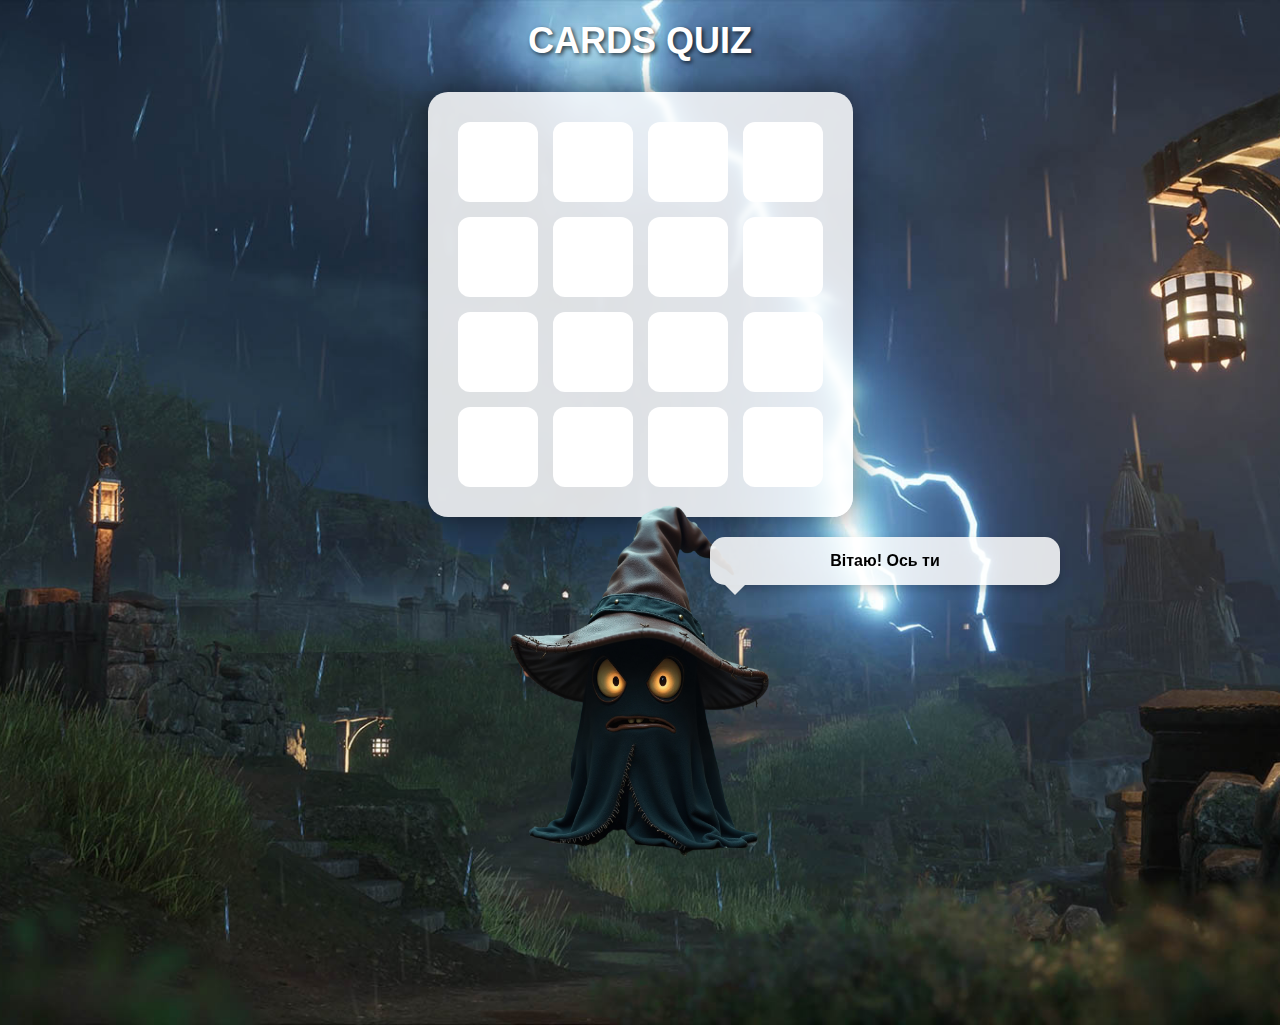
<file: cards_quiz/cards.html>
<!DOCTYPE html>
<html lang="en">
<head>
  <meta charset="UTF-8" />
  <meta name="viewport" content="width=device-width, initial-scale=1.0"/>
  <title>Cards Quiz</title>
  <link rel="stylesheet" href="cards.css" />
  <link rel="icon" href="img/logo1.png" type="image/png">
</head>
<body>
  <h1>CARDS QUIZ</h1>

  <div class="game-board" id="game-board"></div>

  <div class="hat-wrapper" id="hat-wrapper">
    <img src="img/hat.png" alt="Sorting Hat" class="hat" />
    <div class="speech-bubble" id="speech-bubble"></div>
  </div>

  <script src="cards.js"></script>
</body>
</html>
</file>
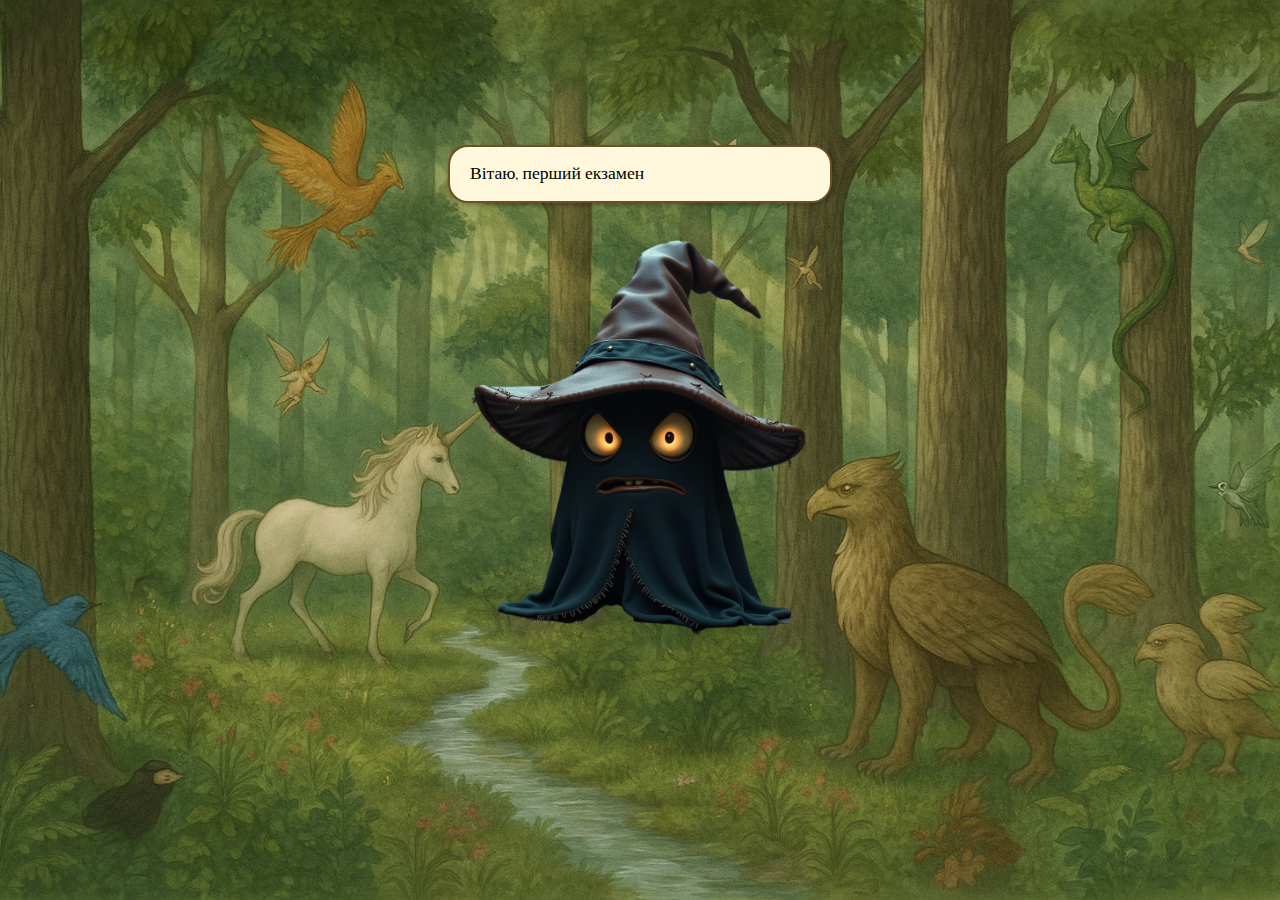
<file: crystal_exam/crystal.html>
<!DOCTYPE html>
<html lang="uk">
<head>
  <meta charset="UTF-8" />
  <title>Пошук кристалу</title>
  <link rel="stylesheet" href="crystal.css" />
  <link href="https://fonts.googleapis.com/css2?family=Cinzel:wght@400;700&display=swap" rel="stylesheet">
  <link rel="icon" href="img/logo1.png" type="image/png">
</head>
<body>
  <div class="container">
    <div class="hat-wrapper">
      <img class="hat" src="img/hat copy.png" alt="Шляпа" />
      <div class="speech-bubble">
        <span id="talking-text"></span>
      </div>
    </div>
    <button id="next-btn">Наступний тест</button>
  </div>
  <img class="crystal" src="img/crystal.jpg" alt="">
  <script src="crystal.js"></script>
</body>
</html>
</file>
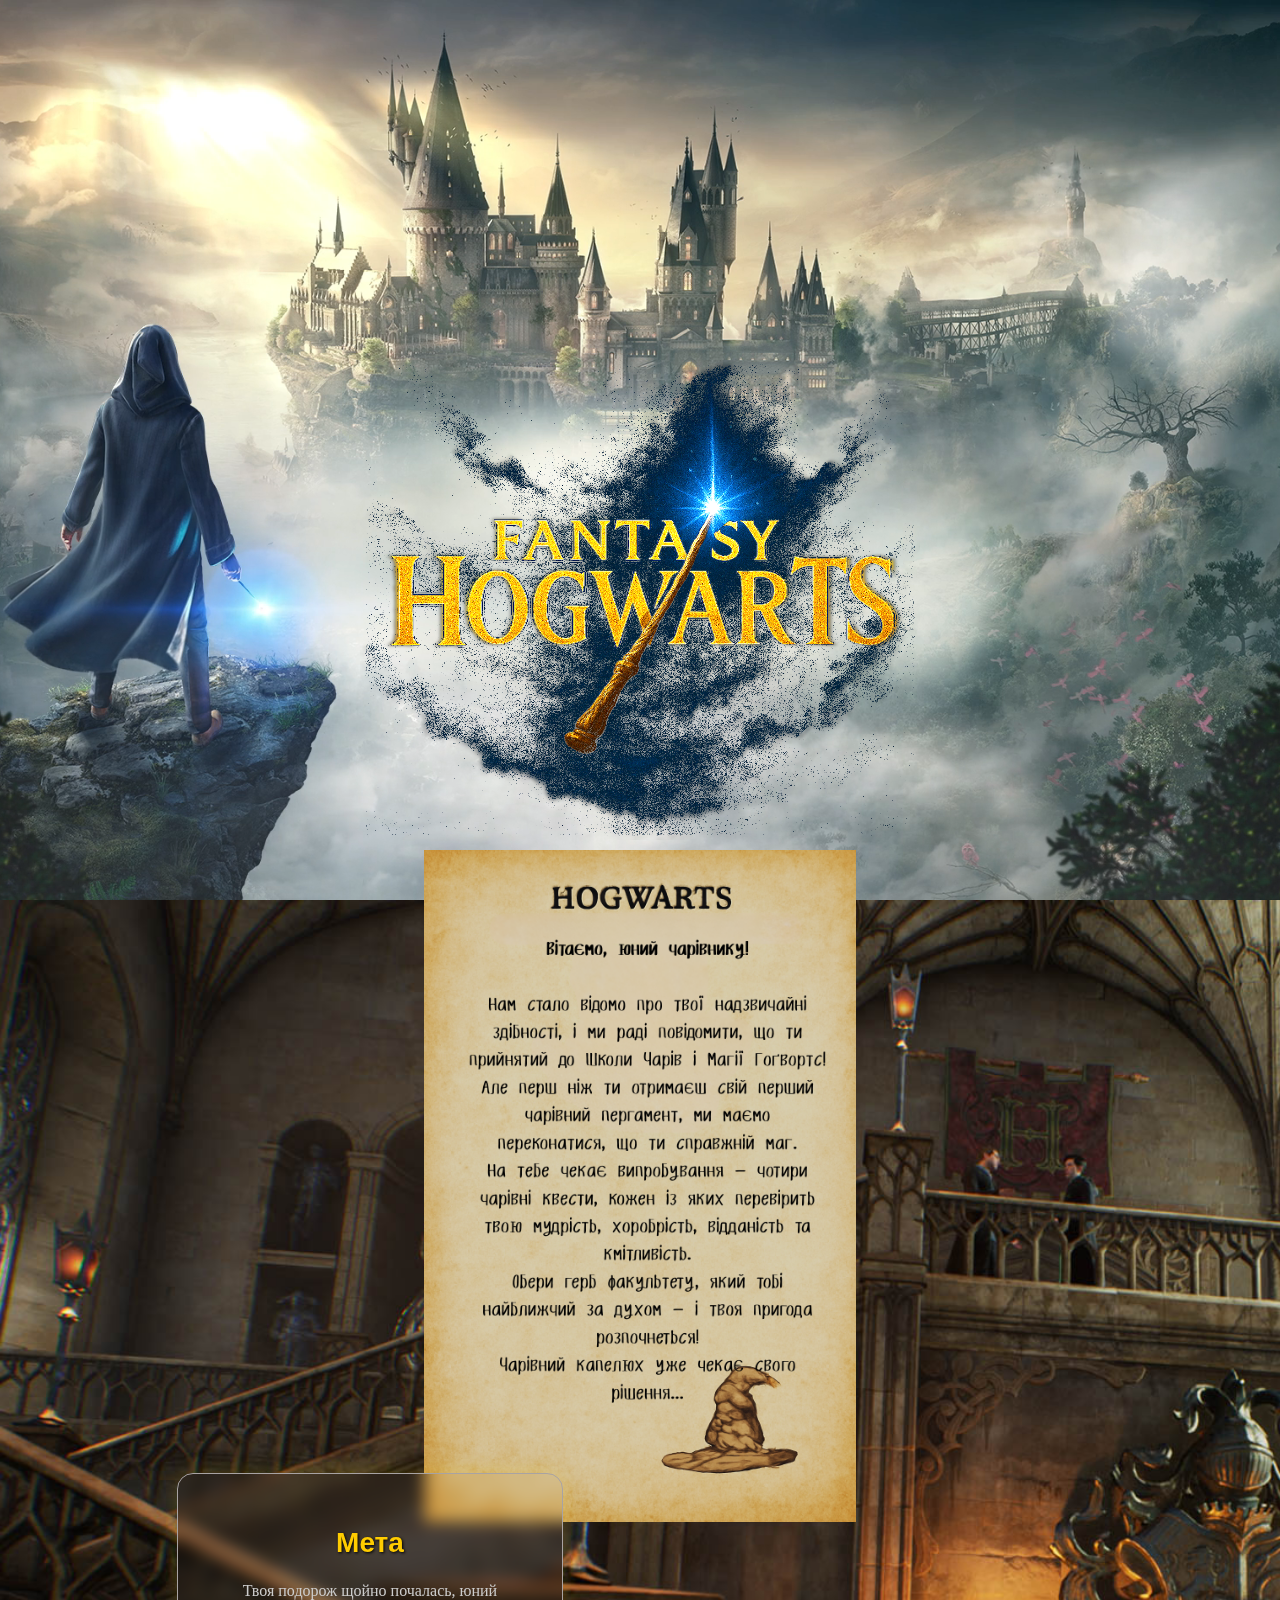
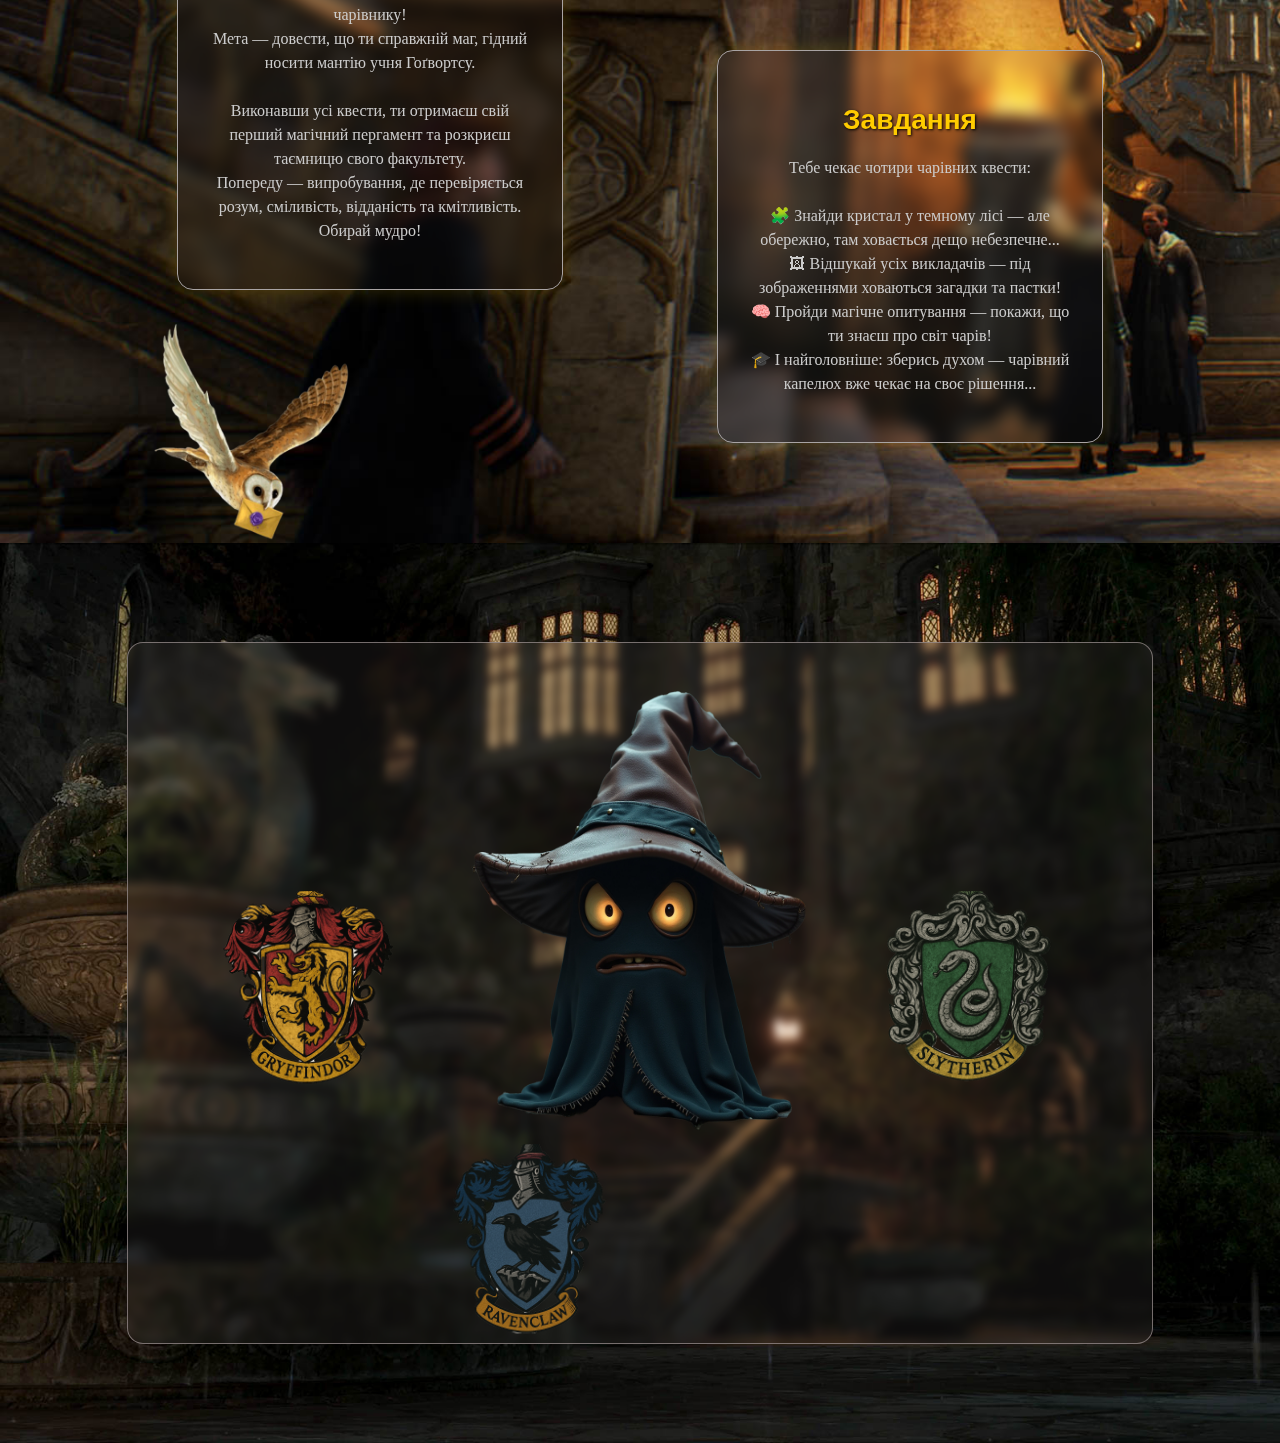
<file: Hakaton_main/main.html>
<!DOCTYPE html>
<html lang="uk">
<head>
  <meta charset="UTF-8" />
  <meta name="viewport" content="width=device-width, initial-scale=1.0"/>
  <title>Fantasy_hackathon</title>
  <link rel="stylesheet" href="main.css" />
  <script src="main.js" defer></script>
  <link rel="icon" href="src/img/logo1.png" type="image/png">

</head>
<body>
  <audio id="bg-music" autoplay loop>
    <source src="src/mp3/orchestra-fantasy-111168_mKDQqBU2.mp3" type="audio/mp3">
    Ваш браузер не підтримує audio тег.
  </audio>

  <div class="video-container">
    <video autoplay muted loop id="background-video">
      <source src="src/img/main_gif.mp4" type="video/mp4" />
      Тег video не підтримується вашим браузером.
    </video>
  </div>

  <div class="logo">
    <img src="src/img/logo.jpg" alt="Logo" />
  </div>

  <div class="castle_content">
    <img class="letter" src="src/img/letter.png" alt="" />
    <div class="first_card"></div>
    <div class="second_card"></div>
    <div class="container">
      <div class="box goal">
        <h2>Мета</h2>
        <p>
        Твоя подорож щойно почалась, юний чарівнику!<br>
        Мета — довести, що ти справжній маг, гідний носити мантію учня Гоґвортсу.<br><br>
        Виконавши усі квести, ти отримаєш свій перший магічний пергамент та розкриєш таємницю свого факультету.<br>
        Попереду — випробування, де перевіряється розум, сміливість, відданість та кмітливість. Обирай мудро!
        </p>
      </div>
      <div class="box challenges">
        <h2>Завдання</h2>
        <p>
        Тебе чекає чотири чарівних квести:<br><br>
        🧩 Знайди кристал у темному лісі — але обережно, там ховається дещо небезпечне...<br>
        🖼 Відшукай усіх викладачів — під зображеннями ховаються загадки та пастки!<br>
        🧠 Пройди магічне опитування — покажи, що ти знаєш про світ чарів!<br>
        🎓 І найголовніше: зберись духом — чарівний капелюх вже чекає на своє рішення...
        </p>
      </div>
    </div>
    <img class="owl" src="src/img/owl_castle.jpg" alt="" />
  </div>

  <div class="hat_content">
    <div class="glass-container">
      <div class="hat-wrapper">
        <img src="src/img/hat.png" alt="Sorting Hat" class="hat" />

        <div class="speech-bubble" id="speech-bubble"></div>

        <div class="crystal-wrapper">
          <a href="../hakaton_quiz/src/index.html" class="crystal crystal_gryffindor">
            <img class="gryffindor_img" src="src/img/Gryffindor.jpg" alt="Gryffindor" />
          </a>
          <a href="#" class="crystal crystal_slytherin" id="slytherin">
            <img class="slytherin_img" src="src/img/Slytherin.jpg" alt="Slytherin" />
          </a>
          <a href="#" class="crystal crystal_ravenclaw" id="ravenclaw">
            <img class="ravenclaw_img" src="src/img/Ravenclaw.jpg" alt="Ravenclaw" />
          </a>
        </div>
        
      </div>
    </div>
  </div>
</body>
</html>
</file>
<file: cards_quiz/cards.css>
body {
    background-color: #cceeff;
    font-family: Arial, sans-serif;
    text-align: center;
    background-image: url("img/cards_bg.jpg");
    background-size: cover;
    background-position: center;
    color: #fff;
  }
  
  h1 {
    margin-top: 20px;
    font-size: 36px;
    color: #ffffff;
    text-shadow: 2px 2px 4px rgba(0,0,0,0.7);
  }
  
  .game-board {
    display: grid;
    grid-template-columns: repeat(4, 80px);
    gap: 15px;
    justify-content: center;
    margin-top: 30px;
    padding: 30px;
    background: rgba(255, 255, 255, 0.85);
    border-radius: 20px;
    box-shadow: 0 0 30px rgba(0, 0, 0, 0.5);
    width: fit-content;
    margin-left: auto;
    margin-right: auto;
    backdrop-filter: blur(3px);
  }
  
  .card {
    width: 80px;
    height: 80px;
    background-color: white;
    border-radius: 15%;
    display: flex;
    align-items: center;
    justify-content: center;
    cursor: pointer;
    font-size: 36px;
    transition: transform 0.3s;
    user-select: none;
  }
  
  .card:hover {
    transform: scale(1.05);
    box-shadow: 0 0 10px rgba(0,0,0,0.2);
  }
  
  .card img {
    border-radius: 15%;
    width: 100%;
    height: 100%;
    display: none;
  }
  
  .card.flipped img {
    display: block;
  }
  
  .card.flipped span {
    display: none;
  }
  
  .speech-bubble {
    width: 320px;
    left: 60%;
    z-index: 2;
    padding: 15px;
    background: rgba(255, 255, 255, 0.85);
    color: black;
    border-radius: 15px;
    font-size: 16px;
    font-weight: bold;
    text-align: center;
    box-shadow: 0 4px 10px rgba(0,0,0,0.2);
    display: none;
    position: absolute;
    top: 20px;
  }
  
  .speech-bubble::after {
    content: "";
    position: absolute;
    bottom: -20px;
    left: 15px;
    width: 0;
    height: 0;
    border: 10px solid transparent;
    border-top-color: rgba(255, 255, 255, 0.85);
  }
  
  .hat-wrapper {
    position: relative;
    width: 100%;
    max-width: 700px;
    height: 500px;
    display: flex;
    justify-content: center;
    align-items: center;
    margin: 0 auto;
  }
  
  .hat {
    width: 350px;
    height: 400px;
    z-index: 2;
    margin-bottom: 200px;
  }
</file>
<file: crystal_exam/crystal.css>
@import url('https://fonts.googleapis.com/css2?family=Cinzel:wght@400;700&display=swap');

body {
  font-family: 'Cinzel', serif;
  text-align: center;
  margin: 0;
  height: 100vh;
  background-image: url(img/crystal_bg.png);
  background-size: cover;
  background-position: center;
  display: flex;
  align-items: center;
  justify-content: center;
  position: relative;
}

.container {
  display: flex;
  flex-direction: column;
  align-items: center;
  justify-content: center;
}

.hat-wrapper {
  position: relative;
  display: inline-block;
  transition: opacity 1s ease;
}

.hat {
  width: 450px;
  height: 450px;
  margin-top: 2em;
  margin-bottom: -2em;
}

.speech-bubble {
  font-family: 'Cinzel', serif;
  position: absolute;
  top: -20px;
  left: 50%;
  transform: translateX(-50%);
  background: #fff8dc;
  border: 2px solid #6b4f27;
  border-radius: 20px;
  padding: 15px 20px;
  width: 340px;
  font-size: 1.1em;
  box-shadow: 2px 2px 5px rgba(0,0,0,0.3);
  text-align: left;
  line-height: 1.4;
  animation: speechBubbleAnim 0.5s ease-out;
}

@keyframes speechBubbleAnim {
  0% {
    opacity: 0;
    transform: translateX(-50%) translateY(-20px);
  }
  100% {
    opacity: 1;
    transform: translateX(-50%) translateY(0);
  }
}

#talking-text {
  display: block;
  animation: typing 3s steps(40, end), blink 0.75s step-end infinite;
  overflow: hidden;
  white-space: normal;
}

@keyframes typing {
  from { width: 0 }
  to { width: 100% }
}

@keyframes blink {
  50% { border-color: transparent }
}

.crystal {
  position: absolute;
  top: 10%;
  left: 20%;
  transform: translate(-50%, -50%) scale(0.5);
  width: 150px;
  height: 240px;
  opacity: 0;
  pointer-events: none;
  transition: opacity 1s ease, transform 1s ease;
  filter: brightness(0.8);
  z-index: 5;
}

.crystal.visible {
  opacity: 1;
  pointer-events: auto;
  transform: translate(-50%, -50%) scale(1.1);
  animation: pulse 2s infinite;
}

@keyframes pulse {
  0% {
    filter: brightness(1) drop-shadow(0 0 5px #6ef3f3);
  }
  50% {
    filter: brightness(1.5) drop-shadow(0 0 20px #00f7ff);
  }
  100% {
    filter: brightness(1) drop-shadow(0 0 5px #6ef3f3);
  }
}
#next-btn {
    margin-top: 60px; /* більше відступу вниз */
    padding: 12px 28px;
    font-family: 'Cinzel', serif;
    font-size: 20px;
    background-color: #f8f4ec;
    border: 2px solid #6b4f27;
    border-radius: 12px;
    cursor: pointer;
    opacity: 0;
    pointer-events: none;
    transition: opacity 0.5s ease, transform 0.3s ease, background 0.3s ease;
  }
  
  #next-btn:hover {
    background-color: #e0d4b7;
    transform: scale(1.05);
  }
  
  #next-btn.visible {
    opacity: 1;
    pointer-events: auto;
  }
</file>
<file: Hakaton_main/main.css>
/* Загальні стилі */
body,
html {
  margin: 0;
  padding: 0;
  height: 100%;
  font-family: sans-serif;
}

.video-container {
  width: 100%;
  height: 100vh;
  overflow: hidden;
  position: relative;
}

#background-video {
  width: 100%;
  height: 100%;
  object-fit: cover;
}

.logo {
  position: absolute;
  top: 40%;
  left: 50%;
  transform: translateX(-50%);
  z-index: 1;
}

.logo img {
  width: 35em;
  height: 30em;
}

.castle_content {
  min-height: 100vh;
  background-image: url(src/img/section2_img.jpg);
  background-size: cover;
  position: relative;
}

.letter {
  width: 27em;
  height: 42em;
  position: absolute;
  top: -4%;
  left: 50%;
  transform: translateX(-50%);
}

.owl {
  position: absolute;
  bottom: 0;
  left: 10%;
  width: 15em;
  height: auto;
}

.container {
  display: flex;
  justify-content: space-around;
  align-items: center;
  min-height: 100vh;
  padding: 50px;
  position: relative;
}

.box {
  background: rgba(255, 255, 255, 0.02);
  border-radius: 16px;
  backdrop-filter: blur(8px);
  border: 1px solid rgb(168, 163, 163);
  padding: 30px;
  width: 30%;
  color: #ccc;
  text-align: center;
  box-shadow: 0 0 20px rgba(255, 215, 0, 0.2);
}

.box.goal {
  margin-top: 320px;
}

.box.challenges {
  margin-top: 650px;
}

.box h2 {
  color: #ffcc00;
  font-size: 28px;
  margin-bottom: 20px;
  font-weight: bold;
  text-shadow: 1px 1px 3px #000;
}

.box p {
  line-height: 1.5;
  font-size: 16px;
  font-family: 'MedievalSharp', cursive;
}

/* Підключення Google Fonts */
@import url('https://fonts.googleapis.com/css2?family=Uncial+Antiqua&family=MedievalSharp&display=swap');

.hat_content {
  min-height: 100vh;
  background-image: url(src/img/hat_bg.jpg);
  background-size: cover;
  background-position: center;
  display: flex;
  justify-content: center;
  align-items: center;
}

.glass-container {
  width: 80%;
  height: 700px;
  background: rgba(153, 141, 141, 0.09);
  border-radius: 16px;
  box-shadow: 0 4px 30px rgba(0, 0, 0, 0.1);
  backdrop-filter: blur(4.7px);
  -webkit-backdrop-filter: blur(4.7px);
  border: 1px solid rgba(153, 141, 141, 0.74);
  position: relative;
  display: flex;
  justify-content: center;
  align-items: center;
}

.hat-wrapper {
  position: relative;
  width: 100%;
  max-width: 700px;
  height: 500px;
  display: flex;
  justify-content: center;
  align-items: center;
}

.hat {
  width: 450px;
  height: 500px;
  z-index: 2;
  margin-bottom: 200px;
}

@keyframes float {
  0% {
    transform: translateY(0);
  }

  50% {
    transform: translateY(-10px);
  }

  100% {
    transform: translateY(0);
  }
}

.crystal {
  cursor: pointer;
  position: absolute;
  z-index: 1;
  animation: float 3s ease-in-out infinite;
}

.crystal img {
  width: 250px;
  height: 200px;
  border-radius: 50%;
  object-fit: cover;
  transition: transform 0.5s ease, filter 0.3s ease;
}

.crystal:hover img {
  transform: scale(1.2);
}

.crystal_gryffindor:hover img {
  filter: drop-shadow(0 0 15px rgba(174, 0, 1, 0.8));
}

.crystal_slytherin:hover img {
  filter: drop-shadow(0 0 15px rgba(0, 85, 39, 0.8));
}

.crystal_ravenclaw:hover img {
  filter: drop-shadow(0 0 15px rgba(0, 66, 128, 0.8));
}

.crystal_gryffindor {
  top: 50%;
  left: -105px;
  transform: translateY(-50%);
}

.crystal_slytherin {
  top: 50%;
  right: -105px;
  transform: translateY(-50%);
}

.crystal_ravenclaw {
  bottom: -105px;
  left: 35%;
  transform: translateX(-50%);
}

.speech-bubble {
  position: absolute;
  top: 0px;
  right: -120px;
  width: 320px;
  padding: 15px;
  background: rgba(255, 255, 255, 0.85);
  border-radius: 15px;
  font-size: 16px;
  font-weight: bold;
  text-align: center;
  box-shadow: 0 4px 10px rgba(0, 0, 0, 0.2);
  z-index: 3;
  display: none;
}

.speech-bubble::after {
  content: "";
  position: absolute;
  bottom: -20px;
  left: 15px;
  width: 0;
  height: 0;
  border: 10px solid transparent;
  border-top-color: rgba(255, 255, 255, 0.85);
}








/* Стилі для логотипа */
.logo img {
  width: 35em;
  height: 30em;
}

@media (max-width: 1024px) {
  .logo img {
    width: 25em;
    height: auto;
  }
}

@media (max-width: 768px) {
  .logo img {
    width: 18em;
  }
}

@media (max-width: 480px) {
  .logo img {
    width: 14em;
  }
}


/* Стилі для .castle_content */
.castle_content {
  min-height: 100vh;
  background-image: url(src/img/section2_img.jpg);
  background-size: cover;
  position: relative;
  padding: 50px;
  display: flex;
  flex-direction: column;
  justify-content: center;
  align-items: center;
}

@media (max-width: 1024px) {
  .castle_content {
    padding: 30px 20px;
  }
}

@media (max-width: 768px) {
  .castle_content {
    padding: 20px 10px;
  }

}

/* Стилі для .letter */
.letter {
  width: 27em;
  height: 42em;
  position: absolute;
  top: -4%;
  left: 50%;
  transform: translateX(-50%);
}

@media (max-width: 768px) {
  .letter {
    width: 50px;
    height: auto;
    top: 10%;
  }
}

@media (max-width: 480px) {
  .letter {
    width: 18em;
    height: auto;
  }
}

.box {
  background: rgba(255, 255, 255, 0.02);
  border-radius: 16px;
  backdrop-filter: blur(8px);
  border: 1px solid rgb(168, 163, 163);
  padding: 30px;
  color: #ccc;
  text-align: center;
  box-shadow: 0 0 20px rgba(255, 215, 0, 0.2);
  margin-top: 20px;
  width: 30%;
}

@media (max-width: 1024px) {
  .box {
    width: 80%;
    margin-top: 10px;
    padding: 20px;
  }
}

@media (max-width: 768px) {
  .box {
    width: 90%;
    padding: 15px;
    margin-right: 8px;
  }

  .box h2 {
    font-size: 22px;
  }

  .box p {
    font-size: 14px;
  }
}

@media (max-width: 480px) {
  .box {
    width: 95%;
    padding: 10px;
  }

  .box h2 {
    font-size: 18px;
  }

  .box p {
    font-size: 12px;
  }
}

/* Стилі для .owl */
.owl {
  position: absolute;
  bottom: 0;
  left: 10%;
  width: 15em;
  height: auto;
}

@media (max-width: 768px) {
  .owl {
    width: 10em;
    left: 5%;
  }
}

@media (max-width: 480px) {
  .owl {
    width: 8em;
  }
}





@media (max-width: 1024px) {
  .hat_content {
    padding: 40px;
  }
}

@media (max-width: 768px) {
  .hat_content {
    padding: 20px 10px;
    flex-direction: column;
    width: 100%;
  }

  .hat {
    margin-top: -250px;
    margin-left: -40px;
    width: 50px;
    height: 50px;
  }

  .speech-bubble {
    margin-bottom: 490px;
    margin-left: 100px;
  }
}



@media (max-width: 768px) {
  .glass-container {
    height: auto;
    padding: 30px 10px;
    flex-direction: column;
  }
}


@media (max-width: 768px) {
  .hat {
    width: 300px;
    height: auto;
    margin-bottom: 20px;
  }
}

@media (max-width: 480px) {
  .hat {
    width: 250px;
    height: auto;
  }
}



@media (max-width: 768px) {
  .speech-bubble {
    width: 50%;
    right: auto;
    left: 10%;
    top: auto;
    bottom: -50px;
    margin-top: -1200px;
  }

  .speech-bubble::after {
    left: 40%;
  }
}

@media (max-width: 480px) {
  .speech-bubble {
    font-size: 14px;


  }
}




@media (max-width: 768px) {
  .hat-wrapper {
    display: flex;
    justify-content: space-evenly;
    width: 100%;
    margin-top: 50px;
  }


}



@media (max-width: 768px) {

  .gryffindor_img {
    margin-top: -300px;
    margin-left: 80px;
  }

  .slytherin_img {
    margin-top: -300px;
    margin-left: -215px;
  }

  .ravenclaw_img {
    margin-bottom: 100px;
    margin-left: -10px;
  }
}

@media (max-width: 480px) {
  .crystal img {
    width: 140px;
    height: 140px;
    margin-top: 40px;
  }
}
</file>
